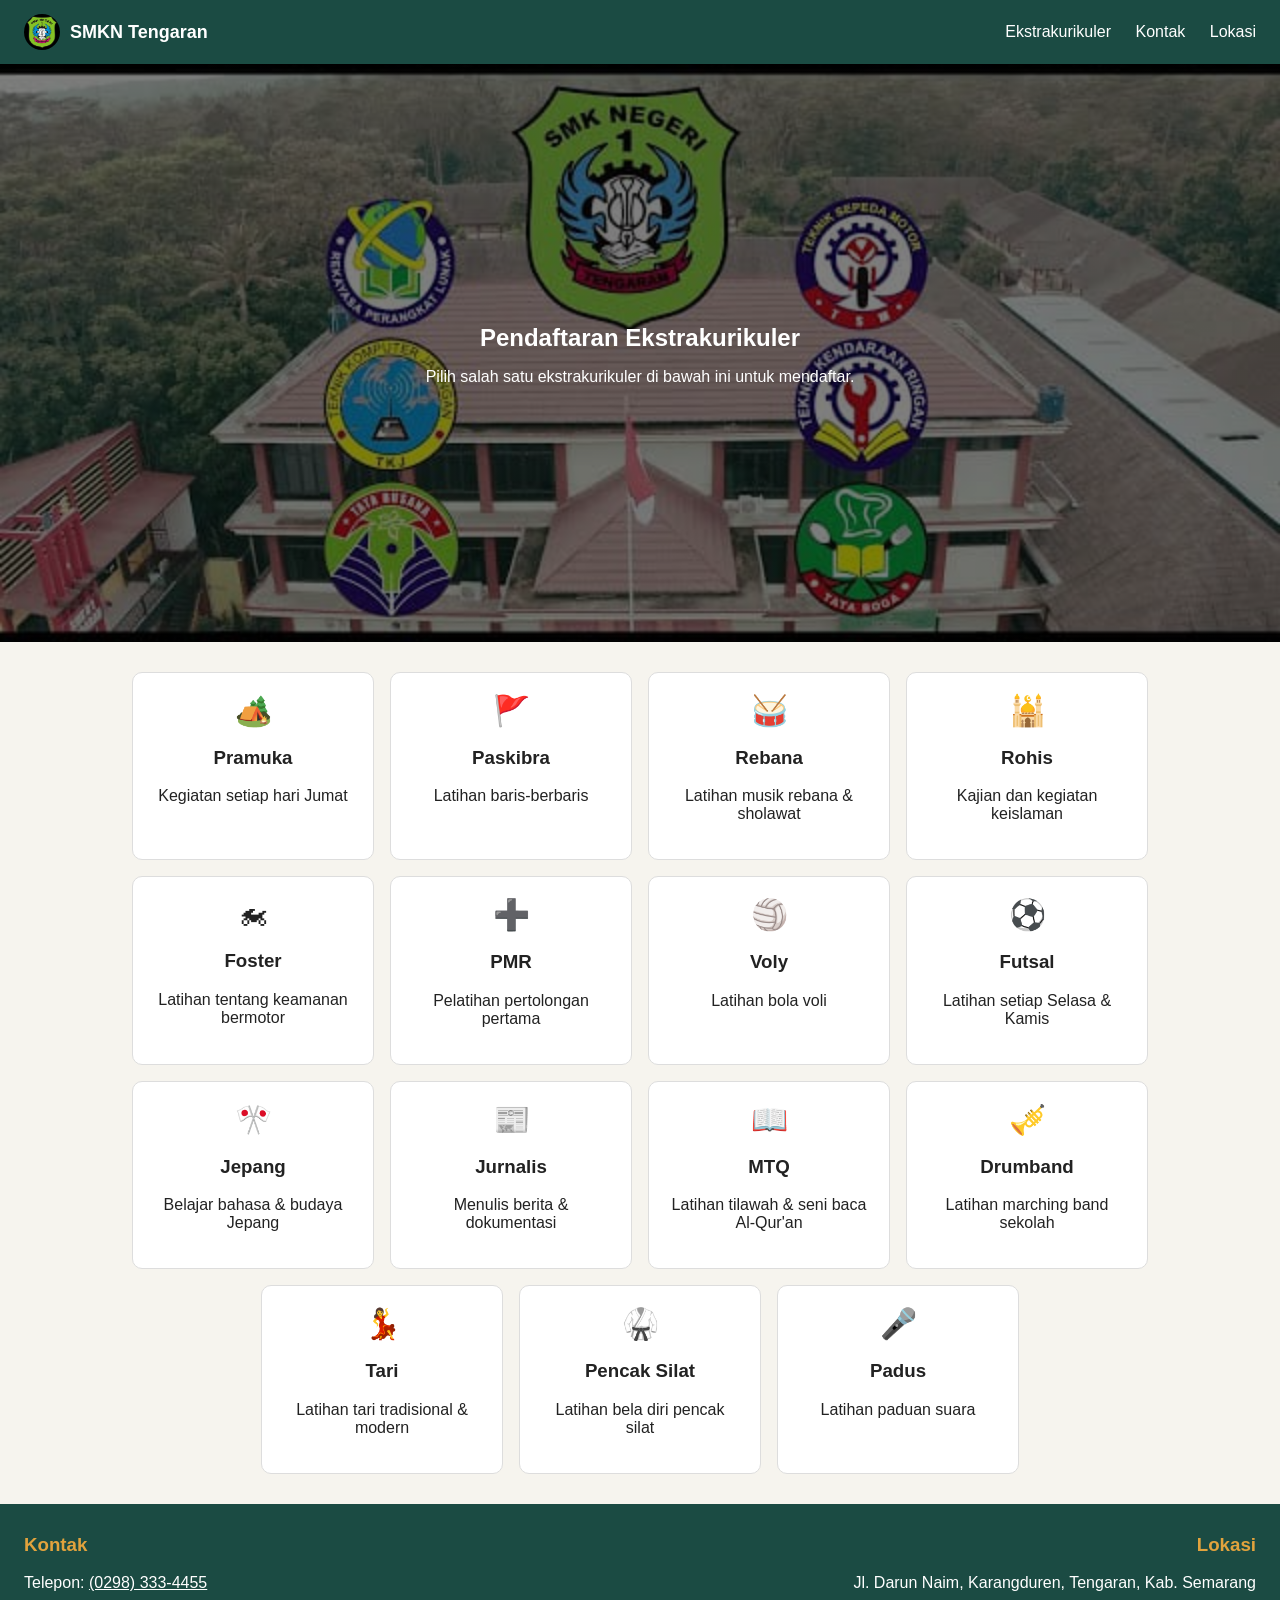
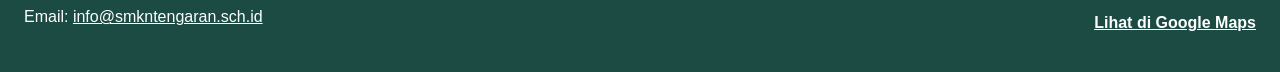
<file: index.html>
<!DOCTYPE html>
<html lang="id">
<head>
<meta charset="UTF-8">
<meta name="viewport" content="width=device-width, initial-scale=1.0">
<title>Pendaftaran Ekstrakurikuler</title>
<link rel="stylesheet" href="style.css">
</head>
<body>

  <header class="header">
    <div class="logo-area">
      <img src="gambar/logo smk.jpeg" alt="Logo SMKN Tengaran" class="logo">
      <span class="nama-sekolah">SMKN Tengaran</span>
    </div>

    <button class="tombol-menu" onclick="bukaMenu()">&#9776;</button>

    <nav class="menu" id="menu">
      <a href="index.html">Ekstrakurikuler</a>
      <a href="#kontak">Kontak</a>
      <a href="#lokasi">Lokasi</a>
    </nav>
  </header>

  <section class="hero">
    <h1>Pendaftaran Ekstrakurikuler</h1>
    <p>Pilih salah satu ekstrakurikuler di bawah ini untuk mendaftar.</p>
  </section>

  <main class="daftar-ekskul">

    <div class="kartu" onclick="pilihEkskul('Pramuka')">
      <p class="ikon">🏕️</p>
      <h3>Pramuka</h3>
      <p>Kegiatan setiap hari Jumat</p>
    </div>

    <div class="kartu" onclick="pilihEkskul('Paskibra')">
      <p class="ikon">🚩</p>
      <h3>Paskibra</h3>
      <p>Latihan baris-berbaris</p>
    </div>

    <div class="kartu" onclick="pilihEkskul('Rebana')">
      <p class="ikon">🥁</p>
      <h3>Rebana</h3>
      <p>Latihan musik rebana & sholawat</p>
    </div>

    <div class="kartu" onclick="pilihEkskul('Rohis')">
      <p class="ikon">🕌</p>
      <h3>Rohis</h3>
      <p>Kajian dan kegiatan keislaman</p>
    </div>

    <div class="kartu" onclick="pilihEkskul('Foster')">
      <p class="ikon">🏍</p>
      <h3>Foster</h3>
      <p>Latihan tentang keamanan bermotor</p>
    </div>

    <div class="kartu" onclick="pilihEkskul('PMR')">
      <p class="ikon">➕</p>
      <h3>PMR</h3>
      <p>Pelatihan pertolongan pertama</p>
    </div>

    <div class="kartu" onclick="pilihEkskul('Voly')">
      <p class="ikon">🏐</p>
      <h3>Voly</h3>
      <p>Latihan bola voli</p>
    </div>

    <div class="kartu" onclick="pilihEkskul('Futsal')">
      <p class="ikon">⚽</p>
      <h3>Futsal</h3>
      <p>Latihan setiap Selasa & Kamis</p>
    </div>

    <div class="kartu" onclick="pilihEkskul('Jepang')">
      <p class="ikon">🎌</p>
      <h3>Jepang</h3>
      <p>Belajar bahasa & budaya Jepang</p>
    </div>

    <div class="kartu" onclick="pilihEkskul('Jurnalis')">
      <p class="ikon">📰</p>
      <h3>Jurnalis</h3>
      <p>Menulis berita & dokumentasi</p>
    </div>

    <div class="kartu" onclick="pilihEkskul('MTQ')">
      <p class="ikon">📖</p>
      <h3>MTQ</h3>
      <p>Latihan tilawah & seni baca Al-Qur'an</p>
    </div>

    <div class="kartu" onclick="pilihEkskul('Drumband')">
      <p class="ikon">🎺</p>
      <h3>Drumband</h3>
      <p>Latihan marching band sekolah</p>
    </div>

    <div class="kartu" onclick="pilihEkskul('Tari')">
      <p class="ikon">💃</p>
      <h3>Tari</h3>
      <p>Latihan tari tradisional & modern</p>
    </div>

    <div class="kartu" onclick="pilihEkskul('Pencak Silat')">
      <p class="ikon">🥋</p>
      <h3>Pencak Silat</h3>
      <p>Latihan bela diri pencak silat</p>
    </div>

    <div class="kartu" onclick="pilihEkskul('Padus')">
      <p class="ikon">🎤</p>
      <h3>Padus</h3>
      <p>Latihan paduan suara</p>
    </div>

  </main>

  <footer class="footer">
    <div class="footer-kiri" id="kontak">
      <h3>Kontak</h3>
      <p>Telepon: <a href="tel:+622983334455">(0298) 333-4455</a></p>
      <p>Email: <a href="mailto:info@smkntengaran.sch.id">info@smkntengaran.sch.id</a></p>
    </div>
    <div class="footer-kanan" id="lokasi">
      <h3>Lokasi</h3>
      <p>Jl. Darun Naim, Karangduren, Tengaran, Kab. Semarang</p>
      <a class="link-maps" href="https://www.google.com/maps/search/?api=1&query=SMK+Negeri+Tengaran" target="_blank">Lihat di Google Maps</a>
    </div>
  </footer>

<script src="script.js"></script>
</body>
</html>
</file>
<file: style.css>
body {
  margin: 0;
  font-family: Arial, sans-serif;
  color: #222;
  background-color: #f6f4ee;
}

.header {
  display: flex;
  align-items: center;
  justify-content: space-between;
  background-color: #1b4b43;
  padding: 14px 24px;
}

.logo-area {
  display: flex;
  align-items: center;
  gap: 10px;
}

.logo {
  width: 36px;
  height: 36px;
  border-radius: 50%;
  background-color: white;
}

.nama-sekolah {
  color: white;
  font-weight: bold;
  font-size: 18px;
}

.menu a {
  color: white;
  margin-left: 20px;
  text-decoration: none;
}

.menu a:hover {
  color: #e2a33d;
}

.tombol-menu {
  display: none;
  background: none;
  border: none;
  color: white;
  font-size: 26px;
  cursor: pointer;
}

.hero {
  background-image: linear-gradient(rgba(0,0,0,0.5), rgba(0,0,0,0.5)), url('gambar/nav.jpeg');
  background-size: cover;
  background-position: center;
  color: white;
  text-align: center;
  padding: 240px 20px;
}

.hero h1 {
  margin-bottom: 10px;
}

.daftar-ekskul {
  display: flex;
  flex-wrap: wrap;
  gap: 16px;
  justify-content: center;
  padding: 30px 20px;
}

.kartu {
  background-color: white;
  border: 1px solid #ddd;
  border-radius: 10px;
  padding: 20px;
  width: 200px;
  text-align: center;
  cursor: pointer;
}

.kartu:hover {
  border-color: #1b4b43;
}

.ikon {
  font-size: 30px;
  margin: 0 0 8px;
}

.link-kembali {
  display: block;
  padding: 16px 24px 0;
  color: #1b4b43;
  text-decoration: none;
}

.hero-form {
  background-color: transparent;
  color: white;
  text-align: center;
  padding: 50px 20px;
  margin-top: 10px;
}

.ikon-besar {
  font-size: 40px;
  margin: 0;
}

.halaman-form {
  background-image: linear-gradient(rgba(0,0,0,0.55), rgba(0,0,0,0.55)), url('background.jpg');
  background-color: #1b4b43;
  background-size: cover;
  background-position: center;
  background-attachment: fixed;
}

.halaman-form .link-kembali {
  color: white;
}

.form-utama {
  display: flex;
  justify-content: center;
  padding: 30px 20px 60px;
}

.kotak-form {
  background-color: white;
  border: 1px solid #ddd;
  border-radius: 10px;
  padding: 30px;
  width: 100%;
  max-width: 420px;
  margin: 0 auto;
}

.kotak-form label {
  display: block;
  font-weight: bold;
  margin: 14px 0 6px;
}

.kotak-form input {
  width: 100%;
  padding: 10px;
  border: 1px solid #ccc;
  border-radius: 6px;
  box-sizing: border-box;
}

.kotak-form select {
  width: 100%;
  padding: 10px;
  border: 1px solid #ccc;
  border-radius: 6px;
  box-sizing: border-box;
  background-color: white;
}

.kotak-form select.benar,
.kotak-form input.benar {
  border-color: green;
}

.kotak-form select.salah,
.kotak-form input.salah {
  border-color: red;
}

.pesan {
  font-size: 13px;
  color: #777;
  margin: 4px 0 0;
}

.pesan {
  display: none;
}

.pesan-benar {
  display: block;
  color: green;
}

.pesan-salah {
  display: block;
  color: red;
}

.kotak-password {
  display: flex;
}

.kotak-password input {
  flex: 1;
}

.kotak-password button {
  margin-left: 6px;
  border: 1px solid #ccc;
  background-color: white;
  border-radius: 6px;
  cursor: pointer;
}

.tombol-daftar:disabled {
  background-color: #777;
  cursor: wait;
}

.tombol-daftar {
  width: 100%;
  background-color: #1b4b43;
  color: white;
  border: none;
  padding: 12px;
  border-radius: 6px;
  margin-top: 18px;
  font-size: 16px;
  cursor: pointer;
}

.pesan-sukses {
  display: none;
  background-color: #e6f4ea;
  color: green;
  border: 1px solid green;
  padding: 10px;
  border-radius: 6px;
  text-align: center;
  margin-top: 14px;
}

.footer {
  display: flex;
  flex-wrap: wrap;
  justify-content: space-between;
  gap: 20px;
  background-color: #1b4b43;
  color: white;
  padding: 30px 24px;
}

.footer h3 {
  color: #e2a33d;
  margin-top: 0;
}

.footer a {
  color: white;
}

.footer-kanan {
  text-align: right;
}

.link-maps {
  display: inline-block;
  margin-top: 6px;
  font-weight: bold;
  color: #e2a33d;
}

@media (max-width: 700px) {
  .tombol-menu {
    display: block;
  }

  .menu {
    display: none;
    flex-direction: column;
    width: 100%;
    background-color: #3d675f;
  }

  .menu.tampil {
    display: flex;
  }

  .menu a {
    padding: 12px;
    margin: 0;
    border-top: 1px solid rgba(255,255,255,0.2);
  }

  .header {
    flex-wrap: wrap;
  }

  .footer {
    flex-direction: column;
  }

  .footer-kanan {
    text-align: left;
  }
}

@media (max-width: 480px) {
  .form-utama {
    padding: 20px 12px 40px;
  }

  .kotak-form {
    padding: 20px 16px;
  }

  .kotak-form input,
  .kotak-form select {
    font-size: 16px; 
  }
}
</file>
